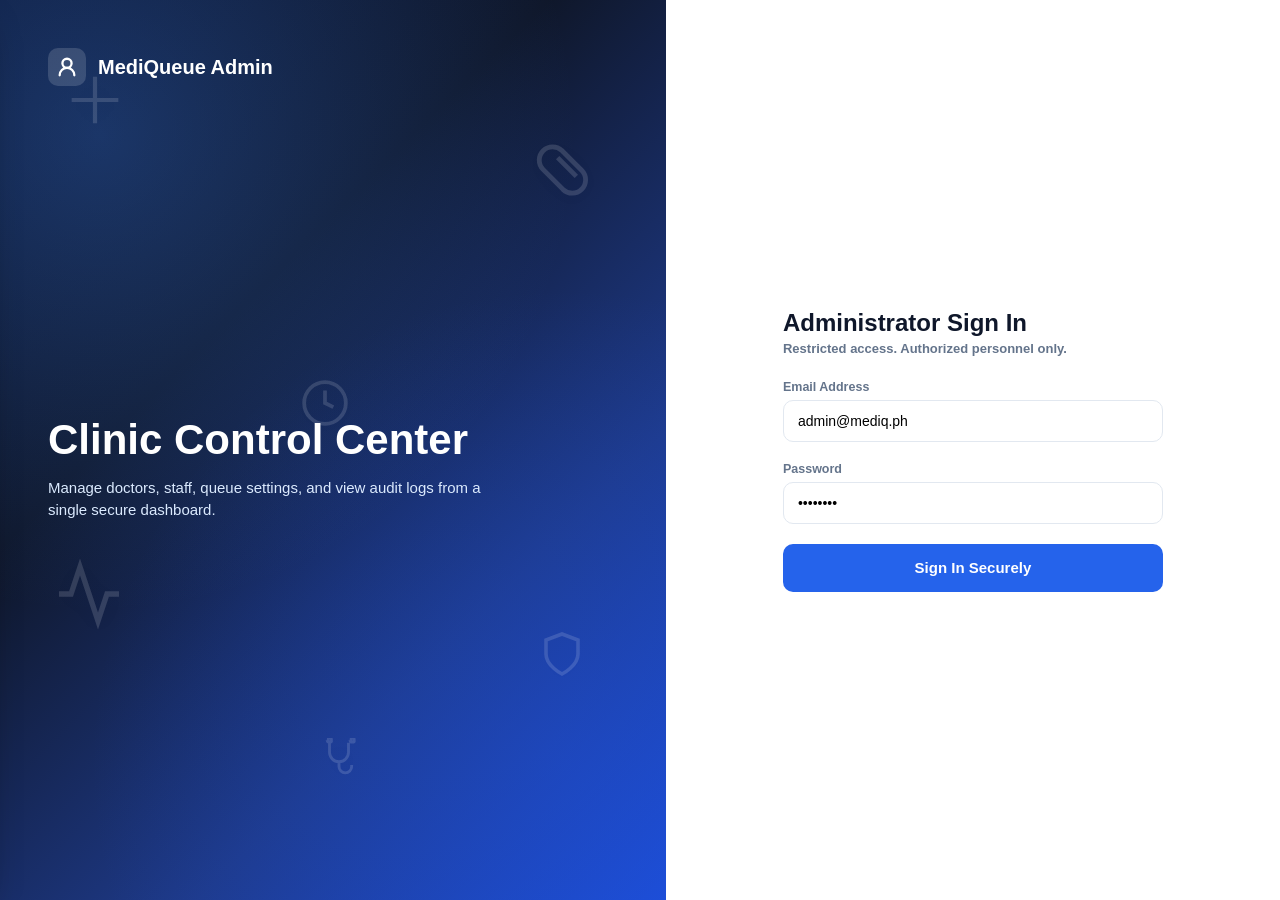
<file: medQueueProj/admin-portal.html>
<!DOCTYPE html>
<html lang="en">
<head>
  <meta charset="UTF-8">
  <meta name="viewport" content="width=device-width, initial-scale=1.0">
  <title>MediQueue System Administration Portal</title>
  <link rel="icon" type="image/svg+xml" href="favicon1.svg">
  <link rel="stylesheet" href="admin-portal.css">

</head>
<body>

<!-- LOGIN SCREEN -->
<div class="login-wrapper" id="login-screen">
  <!-- LEFT PANEL ONLY WITH AMBIENT FLOATING ICONS -->
  <div class="login-left-panel">
    <div class="bg-floating-icons">
      <!-- Hospital Cross / Medical -->
      <svg class="floating-icon icon-1" viewBox="0 0 24 24" fill="none" stroke="currentColor" stroke-width="1.8"><path d="M12 2v20M2 12h20"/></svg>
      <!-- Heartbeat Wave / EKG -->
      <svg class="floating-icon icon-2" viewBox="0 0 24 24" fill="none" stroke="currentColor" stroke-width="1.8"><path d="M22 12h-4l-3 9L9 3l-3 9H2"/></svg>
      <!-- Capsule Pill -->
      <svg class="floating-icon icon-3" viewBox="0 0 24 24" fill="none" stroke="currentColor" stroke-width="1.8"><path d="M10.5 20.4l-7.5-7.5a5 5 0 0 1 7.07-7.07l7.5 7.5a5 5 0 0 1-7.07 7.07z"/><line x1="8.5" y1="8.5" x2="15.5" y2="15.5"/></svg>
      <!-- Shield / Security -->
      <svg class="floating-icon icon-4" viewBox="0 0 24 24" fill="none" stroke="currentColor" stroke-width="1.8"><path d="M12 22s8-4 8-10V5l-8-3-8 3v7c0 6 8 10 8 10z"/></svg>
      <!-- Clock / Queue Time -->
      <svg class="floating-icon icon-5" viewBox="0 0 24 24" fill="none" stroke="currentColor" stroke-width="1.8"><circle cx="12" cy="12" r="10"/><polyline points="12 6 12 12 16 14"/></svg>
      <!-- Stethoscope -->
      <svg class="floating-icon icon-6" viewBox="0 0 24 24" fill="none" stroke="currentColor" stroke-width="1.8"><path d="M4.8 2.3A.3.3 0 0 0 5 2.5h2a.3.3 0 0 0 .2-.2V1a1 1 0 0 0-2 0v1.3zm14.4 0a.3.3 0 0 0 .2.2h2a.3.3 0 0 0 .2-.2V1a1 1 0 0 0-2 0v1.3zM6 3v6a6 6 0 0 0 12 0V3M12 15v3a4 4 0 0 0 8 0v-1"/></svg>
    </div>

    <div class="panel-header-logo">
      <div class="logo-box">
        <!-- USER-ROUND SVG LOGO (WHITE) -->
        <svg viewBox="0 0 24 24" width="22" height="22" fill="none" stroke="#FFFFFF" stroke-width="2.5" stroke-linecap="round" stroke-linejoin="round">
          <circle cx="12" cy="8" r="5"/>
          <path d="M20 21a8 8 0 0 0-16 0"/>
        </svg>
      </div>
      <span class="logo-title">MediQueue Admin</span>
    </div>

    <div class="panel-hero-content">
      <h1 class="hero-title">Clinic Control Center</h1>
      <p class="hero-desc">Manage doctors, staff, queue settings, and view audit logs from a single secure dashboard.</p>
    </div>

    <div class="panel-bottom-stats">
    </div>
  </div>

  <!-- RIGHT PANEL WITH SIGN IN FORM -->
  <div class="login-right-panel">
    <div class="login-form-box">
      <h2>Administrator Sign In</h2>
      <p class="subtext">Restricted access. Authorized personnel only.</p>

      <form onsubmit="handleLogin(event)">
        <div class="form-group">
          <label for="admin-email">Email Address</label>
          <input type="email" id="admin-email" value="admin@mediq.ph" required>
        </div>
        <div class="form-group">
          <label for="admin-password">Password</label>
          <input type="password" id="admin-password" value="••••••••" required>
        </div>
        <button type="submit" class="btn-login-submit">Sign In Securely</button>
      </form>
    </div>
  </div>
</div>

<!-- MAIN ADMIN APP -->
<div class="admin-app hidden" id="admin-portal-app">
  
  <!-- SPOTIFY-STYLE UNIFIED FLOATING SIDEBAR -->
  <aside class="sidebar" id="admin-sidebar">
    <!-- Clickable Brand Logo Header -->
    <div class="nav-block brand-block">
      <div class="brand" onclick="toggleAdminSidebar()" title="Click to Toggle Navigation Clean Mode">
        <div class="icon-slot">
          <!-- USER-ROUND SVG LOGO (WHITE) -->
          <svg viewBox="0 0 24 24" fill="none" stroke="#FFFFFF" stroke-width="2.5" stroke-linecap="round" stroke-linejoin="round">
            <circle cx="12" cy="8" r="5"/>
            <path d="M20 21a8 8 0 0 0-16 0"/>
          </svg>
        </div>
        <span class="brand-text">MediQueue Admin</span>
      </div>
      <button class="collapse-btn" onclick="toggleAdminSidebar()" aria-label="Toggle Navigation">‹</button>
    </div>

    <nav class="nav-block menu-block">
      <button class="nav-btn active" data-tab="dashboard" onclick="switchAdminTab('dashboard')">
        <div class="icon-slot">
          <svg viewBox="0 0 24 24" fill="none" stroke="currentColor" stroke-width="2"><rect x="3" y="3" width="7" height="7" rx="1"/><rect x="14" y="3" width="7" height="7" rx="1"/><rect x="14" y="14" width="7" height="7" rx="1"/><rect x="3" y="14" width="7" height="7" rx="1"/></svg>
        </div>
        <span class="nav-label">Dashboard</span>
      </button>

      <button class="nav-btn" data-tab="analytics" onclick="switchAdminTab('analytics')">
        <div class="icon-slot">
          <svg viewBox="0 0 24 24" fill="none" stroke="currentColor" stroke-width="2"><path d="M18 20V10M12 20V4M6 20v-6"/></svg>
        </div>
        <span class="nav-label">Analytics & Reports</span>
      </button>

      <button class="nav-btn" data-tab="doctors" onclick="switchAdminTab('doctors')">
        <div class="icon-slot">
          <svg viewBox="0 0 24 24" fill="none" stroke="currentColor" stroke-width="2"><path d="M16 21v-2a4 4 0 0 0-4-4H6a4 4 0 0 0-4 4v2"/><circle cx="9" cy="7" r="4"/><path d="M19 8v6M22 11h-6"/></svg>
        </div>
        <span class="nav-label">Doctor Management</span>
      </button>

      <button class="nav-btn" data-tab="staff" onclick="switchAdminTab('staff')">
        <div class="icon-slot">
          <svg viewBox="0 0 24 24" fill="none" stroke="currentColor" stroke-width="2"><path d="M17 21v-2a4 4 0 0 0-4-4H5a4 4 0 0 0-4 4v2"/><circle cx="9" cy="7" r="4"/><path d="M23 21v-2a4 4 0 0 1 0 7.75"/></svg>
        </div>
        <span class="nav-label">Staff Management</span>
      </button>

      <button class="nav-btn" data-tab="audit" onclick="switchAdminTab('audit')">
        <div class="icon-slot">
          <svg viewBox="0 0 24 24" fill="none" stroke="currentColor" stroke-width="2"><path d="M14 2H6a2 2 0 0 0-2 2v16a2 2 0 0 0 2 2h12a2 2 0 0 0 2-2V8z"/><polyline points="14 2 14 8 20 8"/><line x1="16" y1="13" x2="8" y2="13"/><line x1="16" y1="17" x2="8" y2="17"/></svg>
        </div>
        <span class="nav-label">Audit Logs</span>
      </button>

      <button class="nav-btn" data-tab="config" onclick="switchAdminTab('config')">
        <div class="icon-slot">
          <svg viewBox="0 0 24 24" fill="none" stroke="currentColor" stroke-width="2"><circle cx="12" cy="12" r="3"/><path d="M19.4 15a1.65 1.65 0 0 0 .33 1.82l.06.06a2 2 0 0 1 0 2.83 2 2 0 0 1-2.83 0l-.06-.06a1.65 1.65 0 0 0-1.82-.33 1.65 1.65 0 0 0-1 1.51V21a2 2 0 0 1-2 2 2 2 0 0 1-2-2v-.09A1.65 1.65 0 0 0 9 19.4a1.65 1.65 0 0 0-1.82.33l-.06.06a2 2 0 0 1-2.83 0 2 2 0 0 1 0-2.83l.06-.06a1.65 1.65 0 0 0 .33-1.82 1.65 1.65 0 0 0-1.51-1H3a2 2 0 0 1-2-2 2 2 0 0 1 2-2h.09A1.65 1.65 0 0 0 4.6 9a1.65 1.65 0 0 0-.33-1.82l-.06-.06a2 2 0 0 1 0-2.83 2 2 0 0 1 2.83 0l.06.06a1.65 1.65 0 0 0 1.82.33H9a1.65 1.65 0 0 0 1-1.51V3a2 2 0 0 1 2-2 2 2 0 0 1 2 2v.09a1.65 1.65 0 0 0 1 1.51 1.65 1.65 0 0 0 1.82-.33l.06-.06a2 2 0 0 1 2.83 0 2 2 0 0 1 0 2.83l-.06.06a1.65 1.65 0 0 0-.33 1.82V9a1.65 1.65 0 0 0 1.51 1H21a2 2 0 0 1 2 2 2 2 0 0 1-2 2h-.09a1.65 1.65 0 0 0-1.51 1z"/></svg>
        </div>
        <span class="nav-label">Configuration</span>
      </button>

      <!-- Clickable Profile Trigger -->
      <div class="admin-profile" onclick="openAdminProfileDrawer()" title="Open Admin Profile">
        <div class="avatar">A</div>
        <div class="profile-info">
          <div class="name">Administrator</div>
          <div class="role">System Superuser</div>
        </div>
      </div>
    </nav>
  </aside>

  <!-- MAIN CONTAINER -->
  <div class="main-container">
    <header class="admin-header">
      <div class="search-bar">
        <svg viewBox="0 0 24 24" width="16" height="16" fill="none" stroke="currentColor" stroke-width="2"><circle cx="11" cy="11" r="8"/><line x1="21" y1="21" x2="16.65" y2="16.65"/></svg>
        <input type="text" id="global-search-input" placeholder="Search doctors, staff, logs..." oninput="handleGlobalSearch(this.value)">
      </div>

      <div class="header-actions">
        <div class="live-status-indicator">
          <div class="live-pulse-dot"></div>
          <span>Database & Displays Synced</span>
        </div>
        <button class="btn-secondary btn-sm">Last 7 Days</button>
      </div>
    </header>

    <main class="portal-content">
      <!-- DASHBOARD -->
      <section class="tab-content active" id="tab-admin-dashboard">
        <div class="page-header">
          <h1>Executive Dashboard</h1>
          <p>Clinic-wide operational overview.</p>
        </div>

        <div class="metrics-grid">
          <div class="metric-card tint-blue">
            <div class="value">87</div>
            <div class="title">Total Patients Today</div>
          </div>
          <div class="metric-card tint-green">
            <div class="value text-green">9 min</div>
            <div class="title">Avg Wait Time</div>
          </div>
          <div class="metric-card tint-purple">
            <div class="value text-purple">14 min</div>
            <div class="title">Avg Consult Time</div>
          </div>
          <div class="metric-card tint-orange">
            <div class="value text-orange">3 / 4</div>
            <div class="title">Active Counters</div>
          </div>
        </div>

        <div class="dashboard-split mt-20">
          <div class="panel-card chart-card">
            <h3>24-Hour Patient Volume</h3>
            <div class="svg-chart-container mt-12">
              <svg viewBox="0 0 500 180" class="line-chart">
                <defs>
                  <linearGradient id="chartGradient" x1="0" y1="0" x2="0" y2="1">
                    <stop offset="0%" stop-color="#2563EB" stop-opacity="0.25"/>
                    <stop offset="100%" stop-color="#2563EB" stop-opacity="0.0"/>
                  </linearGradient>
                </defs>
                <path d="M 10 160 Q 80 150 120 130 T 200 40 T 280 90 T 360 50 T 440 130 T 490 160 L 490 170 L 10 170 Z" fill="url(#chartGradient)"/>
                <path d="M 10 160 Q 80 150 120 130 T 200 40 T 280 90 T 360 50 T 440 130 T 490 160" fill="none" stroke="#2563EB" stroke-width="3"/>
              </svg>
            </div>
          </div>

          <div class="panel-card counter-status-card">
            <h3>Live Counter Status</h3>
            <div class="counter-list mt-12">
              <div class="counter-item active-border"><div>C-01 — Room 101</div><div class="ticket-num text-blue">A-012</div></div>
              <div class="counter-item active-border"><div>C-02 — Room 102</div><div class="ticket-num text-blue">P-003</div></div>
              <div class="counter-item inactive-border"><div>C-03 — Room 103</div><div class="ticket-num text-sub">—</div></div>
              <div class="counter-item active-border"><div>C-04 — Room 104</div><div class="ticket-num text-blue">A-013</div></div>
            </div>
          </div>
        </div>
      </section>

      <!-- ANALYTICS -->
      <section class="tab-content" id="tab-admin-analytics">
        <div class="page-header flex-between">
          <div>
            <h1>Analytics & Historical Reports</h1>
            <p>Queue performance and visitor traffic patterns.</p>
          </div>
          <button class="btn-primary">Export CSV</button>
        </div>
        <div class="panel-card mt-20">
          <h3>Peak Traffic Hours Heatmap</h3>
          <div id="heatmap-rows" class="mt-16"></div>
        </div>
      </section>

      <!-- DOCTOR MANAGEMENT -->
      <section class="tab-content" id="tab-admin-doctors">
        <div class="page-header flex-between">
          <div>
            <h1>Doctor Management</h1>
            <p>On-duty schedules and consultation room assignments.</p>
          </div>
          <button class="btn-primary" onclick="openDoctorModal()">+ Add New Doctor</button>
        </div>
        <div class="panel-card mt-20">
          <table class="admin-table">
            <thead>
              <tr><th>DOCTOR NAME</th><th>SPECIALTY</th><th>ROOM</th><th>SHIFT</th><th>STATUS</th><th>ACTIONS</th></tr>
            </thead>
            <tbody id="doctor-table-rows"></tbody>
          </table>
        </div>
      </section>

      <!-- STAFF MANAGEMENT -->
      <section class="tab-content" id="tab-admin-staff">
        <div class="page-header flex-between">
          <div>
            <h1>Staff & Role Management</h1>
            <p>Help desk operator accounts and access permissions.</p>
          </div>
          <button class="btn-primary" onclick="openStaffModal()">+ Add Staff</button>
        </div>
        <div class="panel-card mt-20">
          <table class="admin-table">
            <thead>
              <tr><th>NAME</th><th>ROLE</th><th>EMAIL</th><th>STATUS</th><th>ACTIONS</th></tr>
            </thead>
            <tbody id="staff-table-rows"></tbody>
          </table>
        </div>
      </section>

      <!-- AUDIT LOGS -->
      <section class="tab-content" id="tab-admin-audit">
        <div class="page-header flex-between">
          <div>
            <h1>Priority Verification Audit Logs</h1>
            <p>Historical verification records for Senior, PWD, and Pregnant lane tickets.</p>
          </div>
          <button class="btn-primary">Export CSV</button>
        </div>
        <div class="panel-card mt-20">
          <table class="admin-table">
            <thead>
              <tr><th>TIMESTAMP</th><th>TICKET #</th><th>CATEGORY</th><th>DOC REF #</th><th>VERIFYING STAFF</th><th>STATUS</th></tr>
            </thead>
            <tbody id="audit-table-rows"></tbody>
          </table>
        </div>
      </section>

      <!-- CONFIGURATION -->
      <section class="tab-content" id="tab-admin-config">
        <div class="page-header">
          <h1>Clinic Configuration</h1>
          <p>Global prefix rules and operational thresholds.</p>
        </div>
        <div class="panel-card mt-20">
          <h3>Queue Prefix Rules</h3>
          <div class="form-row mt-16">
            <div>
              <label>Prefix</label>
              <input type="text" value="A">
            </div>
            <div>
              <label>Queue Type</label>
              <input type="text" value="Regular Consultation">
            </div>
            <div>
              <label>Start #</label>
              <input type="number" value="1">
            </div>
          </div>
          <div class="mt-20">
            <button class="btn-primary">Save Configuration</button>
          </div>
        </div>
      </section>

    </main>
  </div>
</div>

<!-- SPOTIFY-STYLE ADMIN PROFILE SLIDE-OVER DRAWER -->
<div class="profile-backdrop" id="admin-profile-backdrop" onclick="closeAdminProfileDrawer()"></div>

<div class="profile-drawer" id="admin-profile-drawer">
  <div class="drawer-header">
    <div class="drawer-avatar admin">A</div>
    <div class="drawer-user-details">
      <div class="drawer-name">Administrator</div>
      <div class="drawer-email">admin@mediq.ph</div>
      <span class="drawer-badge admin">Superuser Access</span>
    </div>
    <button class="drawer-close-btn" onclick="closeAdminProfileDrawer()" aria-label="Close Profile">✕</button>
  </div>

  <div class="drawer-menu">
    <div class="drawer-group-label">System Overview</div>
    <button class="drawer-menu-item">
      <svg viewBox="0 0 24 24" width="18" height="18" fill="none" stroke="currentColor" stroke-width="2"><path d="M12 20V10M18 20V4M6 20v-6"/></svg>
      <span>Executive Analytics Summary</span>
    </button>
    <button class="drawer-menu-item">
      <svg viewBox="0 0 24 24" width="18" height="18" fill="none" stroke="currentColor" stroke-width="2"><path d="M14 2H6a2 2 0 0 0-2 2v16a2 2 0 0 0 2 2h12a2 2 0 0 0 2-2V8z"/><polyline points="14 2 14 8 20 8"/></svg>
      <span>Security & Audit Logs</span>
    </button>

    <div class="drawer-group-label">Admin Settings</div>
    <button class="drawer-menu-item">
      <svg viewBox="0 0 24 24" width="18" height="18" fill="none" stroke="currentColor" stroke-width="2"><rect x="3" y="11" width="18" height="11" rx="2" ry="2"/><path d="M7 11V7a5 5 0 0 1 10 0v4"/></svg>
      <span>Security & Passwords</span>
    </button>

    <div class="drawer-divider"></div>

    <button class="drawer-menu-item text-danger" onclick="location.reload()">
      <svg viewBox="0 0 24 24" width="18" height="18" fill="none" stroke="currentColor" stroke-width="2"><path d="M9 21H5a2 2 0 0 1-2-2V5a2 2 0 0 1 2-2h4"/><polyline points="16 17 21 12 16 7"/><line x1="21" y1="12" x2="9" y2="12"/></svg>
      <span>Sign Out</span>
    </button>
  </div>
</div>

<!-- ADD DOCTOR / STAFF MODAL DIALOG -->
<div class="modal-backdrop" id="add-modal-backdrop" onclick="closeModal()"></div>
<div class="modal-card" id="add-modal">
  <div class="modal-header">
    <h3 id="modal-title">Add Entity</h3>
    <button class="modal-close" onclick="closeModal()">✕</button>
  </div>
  <form id="modal-form" onsubmit="handleModalSubmit(event)">
    <div id="modal-fields"></div>
    <div class="modal-actions mt-20">
      <button type="button" class="btn-secondary" onclick="closeModal()">Cancel</button>
      <button type="submit" class="btn-primary">Save Record</button>
    </div>
  </form>
</div>

<script src="admin-portal.js"></script>
</body>
</html>
</file>
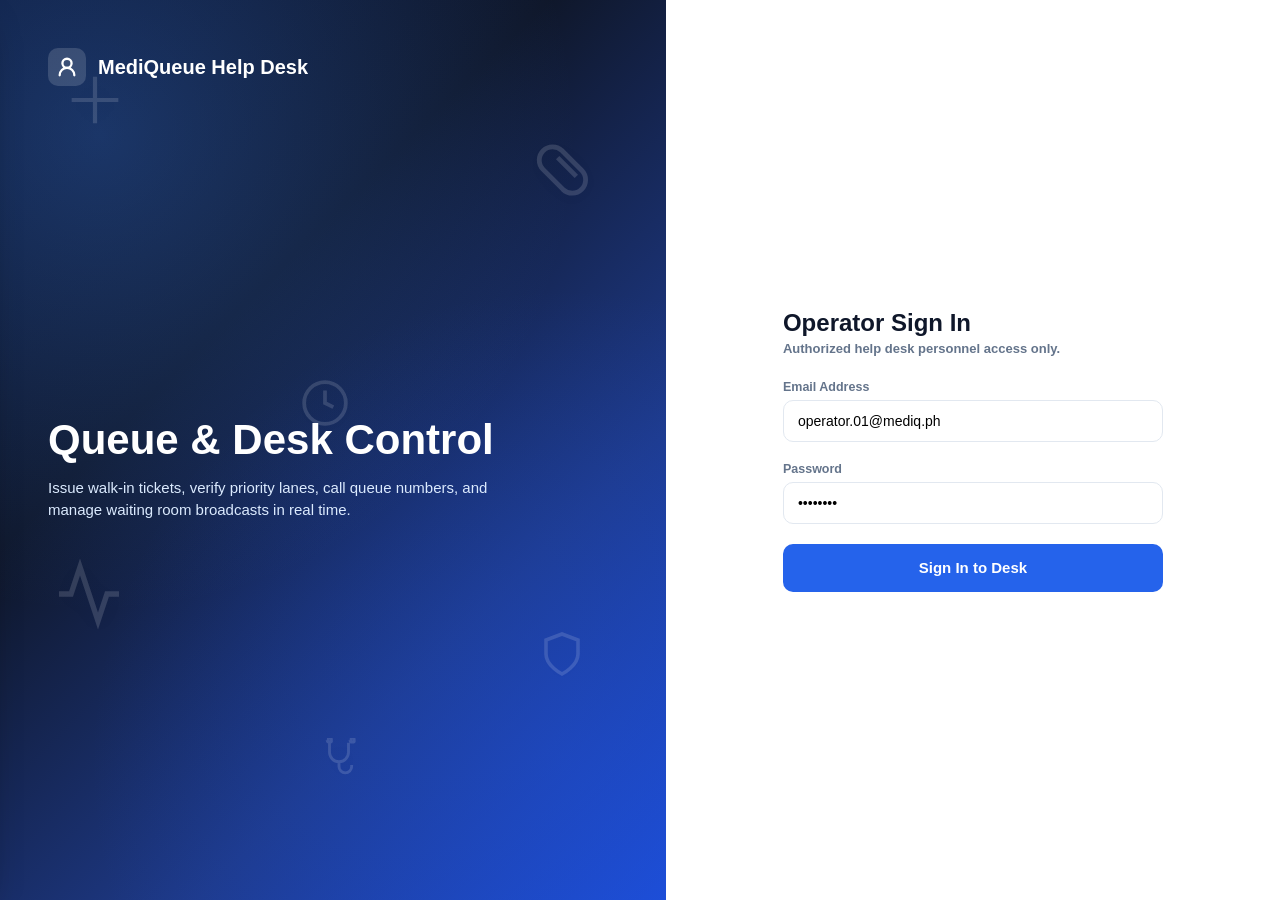
<file: medQueueProj/helpdesk.html>
<!DOCTYPE html>
<html lang="en">
<head>
  <meta charset="UTF-8">
  <meta name="viewport" content="width=device-width, initial-scale=1.0">
  <title>MediQueue Help Desk Terminal</title>
    <link rel="icon" type="image/svg+xml" href="favicon1.svg">
  
  <link rel="stylesheet" href="helpdesk.css">
</head>
<body>

<!-- LOGIN SCREEN -->
<div class="login-wrapper" id="login-screen">
  <!-- LEFT PANEL WITH PARALLAX & AMBIENT FLOATING ICONS -->
  <div class="login-left-panel">
    <div class="bg-floating-icons">
      <!-- Hospital Cross / Medical -->
      <svg class="floating-icon icon-1" viewBox="0 0 24 24" fill="none" stroke="currentColor" stroke-width="1.8"><path d="M12 2v20M2 12h20"/></svg>
      <!-- Heartbeat Wave / EKG -->
      <svg class="floating-icon icon-2" viewBox="0 0 24 24" fill="none" stroke="currentColor" stroke-width="1.8"><path d="M22 12h-4l-3 9L9 3l-3 9H2"/></svg>
      <!-- Capsule Pill -->
      <svg class="floating-icon icon-3" viewBox="0 0 24 24" fill="none" stroke="currentColor" stroke-width="1.8"><path d="M10.5 20.4l-7.5-7.5a5 5 0 0 1 7.07-7.07l7.5 7.5a5 5 0 0 1-7.07 7.07z"/><line x1="8.5" y1="8.5" x2="15.5" y2="15.5"/></svg>
      <!-- Shield / Security -->
      <svg class="floating-icon icon-4" viewBox="0 0 24 24" fill="none" stroke="currentColor" stroke-width="1.8"><path d="M12 22s8-4 8-10V5l-8-3-8 3v7c0 6 8 10 8 10z"/></svg>
      <!-- Clock / Queue Time -->
      <svg class="floating-icon icon-5" viewBox="0 0 24 24" fill="none" stroke="currentColor" stroke-width="1.8"><circle cx="12" cy="12" r="10"/><polyline points="12 6 12 12 16 14"/></svg>
      <!-- Stethoscope -->
      <svg class="floating-icon icon-6" viewBox="0 0 24 24" fill="none" stroke="currentColor" stroke-width="1.8"><path d="M4.8 2.3A.3.3 0 0 0 5 2.5h2a.3.3 0 0 0 .2-.2V1a1 1 0 0 0-2 0v1.3zm14.4 0a.3.3 0 0 0 .2.2h2a.3.3 0 0 0 .2-.2V1a1 1 0 0 0-2 0v1.3zM6 3v6a6 6 0 0 0 12 0V3M12 15v3a4 4 0 0 0 8 0v-1"/></svg>
    </div>

    <div class="panel-header-logo">
      <div class="logo-box">
        <!-- USER-ROUND SVG LOGO (WHITE) -->
        <svg viewBox="0 0 24 24" width="22" height="22" fill="none" stroke="#FFFFFF" stroke-width="2.5" stroke-linecap="round" stroke-linejoin="round">
          <circle cx="12" cy="8" r="5"/>
          <path d="M20 21a8 8 0 0 0-16 0"/>
        </svg>
      </div>
      <span class="logo-title">MediQueue Help Desk</span>
    </div>

    <div class="panel-hero-content">
      <h1 class="hero-title">Queue & Desk Control</h1>
      <p class="hero-desc">Issue walk-in tickets, verify priority lanes, call queue numbers, and manage waiting room broadcasts in real time.</p>
    </div>

    <div class="panel-bottom-stats"></div>
  </div>

  <!-- RIGHT PANEL WITH SIGN IN FORM -->
  <div class="login-right-panel">
    <div class="login-form-box">
      <h2>Operator Sign In</h2>
      <p class="subtext">Authorized help desk personnel access only.</p>

      <form onsubmit="handleLogin(event)">
        <div class="form-group">
          <label for="operator-email">Email Address</label>
          <input type="email" id="operator-email" value="operator.01@mediq.ph" required>
        </div>
        <div class="form-group">
          <label for="operator-password">Password</label>
          <input type="password" id="operator-password" value="••••••••" required>
        </div>
        <button type="submit" class="btn-login-submit">Sign In to Desk</button>
      </form>
    </div>
  </div>
</div>

<!-- MAIN HELPDESK APP -->
<div class="helpdesk-app hidden" id="helpdesk-app">
  <div class="admin-layout">
    
    <!-- SPOTIFY-STYLE UNIFIED FLOATING SIDEBAR -->
    <aside class="sidebar" id="sidebar">
      <div class="nav-block brand-block">
        <div class="brand" onclick="toggleSidebar()" title="Click to Toggle Clean Mode">
          <div class="icon-slot logo-slot">
            <!-- USER-ROUND SVG LOGO (WHITE) -->
            <svg viewBox="0 0 24 24" width="20" height="20" fill="none" stroke="#FFFFFF" stroke-width="2.5" stroke-linecap="round" stroke-linejoin="round">
              <circle cx="12" cy="8" r="5"/>
              <path d="M20 21a8 8 0 0 0-16 0"/>
            </svg>
          </div>
          <span class="brand-name">MediQueue Help Desk</span>
        </div>
        <button class="collapse-btn" onclick="toggleSidebar()" aria-label="Toggle Sidebar">‹</button>
      </div>

      <nav class="nav-block menu-block">
        <button class="nav-btn active" data-tab="dashboard" onclick="switchTab('dashboard')">
          <div class="icon-slot">
            <svg viewBox="0 0 24 24" fill="none" stroke="currentColor" stroke-width="2"><rect x="3" y="3" width="7" height="7" rx="1"/><rect x="14" y="3" width="7" height="7" rx="1"/><rect x="14" y="14" width="7" height="7" rx="1"/><rect x="3" y="14" width="7" height="7" rx="1"/></svg>
          </div>
          <span class="nav-label">Dashboard</span>
        </button>

        <button class="nav-btn" data-tab="issue" onclick="switchTab('issue')">
          <div class="icon-slot">
            <svg viewBox="0 0 24 24" fill="none" stroke="currentColor" stroke-width="2"><path d="M2 9a3 3 0 0 1 0 6v2a2 2 0 0 0 2 2h16a2 2 0 0 0 2-2v-2a3 3 0 0 1 0-6V7a2 2 0 0 0-2-2H4a2 2 0 0 0-2 2v2z"/></svg>
          </div>
          <span class="nav-label">Issue & Verify</span>
        </button>

        <button class="nav-btn" data-tab="queue" onclick="switchTab('queue')">
          <div class="icon-slot">
            <svg viewBox="0 0 24 24" fill="none" stroke="currentColor" stroke-width="2"><path d="M8 6h13M8 12h13M8 18h13M3 6h.01M3 12h.01M3 18h.01"/></svg>
          </div>
          <span class="nav-label">Queue Desk</span>
        </button>

        <button class="nav-btn" data-tab="display" onclick="switchTab('display')">
          <div class="icon-slot">
            <svg viewBox="0 0 24 24" fill="none" stroke="currentColor" stroke-width="2"><rect x="2" y="3" width="20" height="14" rx="2"/><path d="M8 21h8M12 17v4"/></svg>
          </div>
          <span class="nav-label">Display TV</span>
          <div class="live-pulse-dot" title="Live Broadcast Active"></div>
        </button>

        <button class="nav-btn" data-tab="roster" onclick="switchTab('roster')">
          <div class="icon-slot">
            <svg viewBox="0 0 24 24" fill="none" stroke="currentColor" stroke-width="2"><path d="M16 21v-2a4 4 0 0 0-4-4H6a4 4 0 0 0-4 4v2"/><circle cx="9" cy="7" r="4"/><path d="M22 21v-2a4 4 0 0 1 0 3.87M16 3.13a4 4 0 0 1 0 7.75"/></svg>
          </div>
          <span class="nav-label">Shift Roster</span>
        </button>

        <button class="nav-btn" data-tab="settings" onclick="switchTab('settings')">
          <div class="icon-slot">
            <svg viewBox="0 0 24 24" fill="none" stroke="currentColor" stroke-width="2"><circle cx="12" cy="12" r="3"/><path d="M19.4 15a1.65 1.65 0 0 0 .33 1.82l.06.06a2 2 0 0 1 0 2.83 2 2 0 0 1-2.83 0l-.06-.06a1.65 1.65 0 0 0-1.82-.33 1.65 1.65 0 0 0-1 1.51V21a2 2 0 0 1-2 2 2 2 0 0 1-2-2v-.09A1.65 1.65 0 0 0 9 19.4a1.65 1.65 0 0 0-1.82.33l-.06.06a2 2 0 0 1-2.83 0 2 2 0 0 1 0-2.83l.06-.06a1.65 1.65 0 0 0 .33-1.82 1.65 1.65 0 0 0-1.51-1H3a2 2 0 0 1-2-2 2 2 0 0 1 2-2h.09A1.65 1.65 0 0 0 4.6 9a1.65 1.65 0 0 0-.33-1.82l-.06-.06a2 2 0 0 1 0-2.83 2 2 0 0 1 2.83 0l.06.06a1.65 1.65 0 0 0 1.82.33H9a1.65 1.65 0 0 0 1-1.51V3a2 2 0 0 1 2-2 2 2 0 0 1 2 2v.09a1.65 1.65 0 0 0 1 1.51 1.65 1.65 0 0 0 1.82-.33l.06-.06a2 2 0 0 1 2.83 0 2 2 0 0 1 0 2.83l-.06.06a1.65 1.65 0 0 0-.33 1.82V9a1.65 1.65 0 0 0 1.51 1H21a2 2 0 0 1 2 2 2 2 0 0 1-2 2h-.09a1.65 1.65 0 0 0-1.51 1z"/></svg>
          </div>
          <span class="nav-label">Settings</span>
        </button>

        <!-- Clickable Profile Trigger -->
        <div class="admin-profile" onclick="openProfileDrawer()" title="Open Profile Menu">
          <div class="avatar">H</div>
          <div class="profile-info">
            <div class="name">Help Desk Operator</div>
            <div class="role">Counter Active</div>
          </div>
        </div>
      </nav>
    </aside>

    <!-- MAIN WORKSPACE -->
    <div class="main-wrapper">
      <header class="top-header">
        <div class="header-left">
          <h2 class="greeting">Help Desk Workspace</h2>
          <div class="header-date" id="current-timestamp">--</div>
        </div>

        <!-- GLOBAL SEARCH BAR -->
        <div class="search-bar">
          <svg viewBox="0 0 24 24" width="16" height="16" fill="none" stroke="currentColor" stroke-width="2"><circle cx="11" cy="11" r="8"/><line x1="21" y1="21" x2="16.65" y2="16.65"/></svg>
          <input type="text" id="global-search-input" placeholder="Search queue, doctors, roster..." oninput="handleGlobalSearch(this.value)">
        </div>

        <div class="header-right">
          <div class="live-status-indicator" title="System Operational">
            <div class="live-pulse-dot"></div>
            <span>Online</span>
          </div>

          <button class="icon-btn" aria-label="Notifications" title="System Notifications">
            <svg viewBox="0 0 24 24" width="18" height="18" fill="none" stroke="currentColor" stroke-width="2"><path d="M18 8A6 6 0 0 0 6 8c0 7-3 9-3 9h18s-3-2-3-9"/><path d="M13.73 21a2 2 0 0 1-3.46 0"/></svg>
          </button>
        </div>
      </header>

      <main class="content-body">
        <!-- TAB 1: DASHBOARD OVERVIEW -->
        <section class="tab-panel active" id="tab-dashboard">
          <div class="page-title-block">
            <h1>Clinic Dashboard</h1>
            <p>Real-time room status and queue volume.</p>
          </div>

          <div class="stats-grid">
            <div class="stat-card tint-blue">
              <div class="stat-value" id="stat-waiting">2</div>
              <div class="stat-label">Patients Waiting</div>
            </div>
            <div class="stat-card tint-green">
              <div class="stat-value text-green" id="stat-serving">1</div>
              <div class="stat-label">Currently Serving</div>
            </div>
            <div class="stat-card tint-purple">
              <div class="stat-value text-purple" id="stat-completed">87</div>
              <div class="stat-label">Completed Today</div>
            </div>
            <div class="stat-card tint-orange">
              <div class="stat-value text-orange" id="stat-doctors">5</div>
              <div class="stat-label">Doctors On Duty</div>
            </div>
          </div>

          <div class="panel-card mt-24">
            <div class="panel-header">
              <h3>Active Counter Overview</h3>
            </div>
            <div class="counter-grid">
              <div class="counter-card active-card">
                <div class="counter-top">C-01</div>
                <div class="counter-num">A-012</div>
                <div class="doc-name">Dr. Ama Osei</div>
                <div class="room-num">Room 101</div>
              </div>
              <div class="counter-card active-card">
                <div class="counter-top">C-02</div>
                <div class="counter-num text-blue">P-003</div>
                <div class="doc-name">Dr. Linh Nguyen</div>
                <div class="room-num">Room 102</div>
              </div>
              <div class="counter-card inactive-card">
                <div class="counter-top">C-03</div>
                <div class="counter-num text-sub">—</div>
                <div class="doc-name">Dr. Carlos Reyes</div>
                <div class="room-num">Room 103</div>
              </div>
              <div class="counter-card active-card">
                <div class="counter-top">C-04</div>
                <div class="counter-num">A-013</div>
                <div class="doc-name">Dr. Fatima Malik</div>
                <div class="room-num">Room 104</div>
              </div>
            </div>
          </div>
        </section>

        <!-- TAB 2: ISSUE & VERIFY -->
        <section class="tab-panel" id="tab-issue">
          <div class="page-title-block">
            <h1>Ticket Issuance</h1>
            <p>Issue walk-in tickets or process priority lane walk-ins.</p>
          </div>

          <div class="two-col-grid">
            <div class="panel-card">
              <h3>Regular Queue</h3>
              <p class="subtext">Standard walk-in consultation</p>
              <div class="issuance-center-box">
                <div class="large-letter-badge">A</div>
                <div class="ticket-display-number" id="next-regular-num">A-017</div>
                <button class="btn-primary-lg" onclick="issueRegularTicket()">Issue Regular Ticket</button>
              </div>
            </div>

            <div class="panel-card">
              <h3>Priority Verification</h3>
              <p class="subtext">Senior, PWD, or Pregnant verification</p>
              <div class="category-tabs mt-16">
                <button class="cat-tab active" onclick="selectPriorityCat(this, 'Senior')">Senior</button>
                <button class="cat-tab" onclick="selectPriorityCat(this, 'PWD')">PWD</button>
                <button class="cat-tab" onclick="selectPriorityCat(this, 'Pregnant')">Pregnant</button>
              </div>

              <div class="camera-viewport mt-16">
                <div class="corner-bracket tl"></div><div class="corner-bracket tr"></div>
                <div class="corner-bracket bl"></div><div class="corner-bracket br"></div>
                <span class="viewport-text" id="scanner-text">Position ID document within frame</span>
              </div>

              <div class="btn-row mt-16">
                <button class="btn-secondary" onclick="simulateDocScan()">Scan Document</button>
                <button class="btn-success" onclick="issuePriorityTicket()">Verify & Issue Priority</button>
              </div>
            </div>
          </div>
        </section>

        <!-- TAB 3: QUEUE DESK -->
        <section class="tab-panel" id="tab-queue">
          <div class="page-title-block">
            <h1>Queue Management</h1>
          </div>

          <div class="call-hero-bar mt-16">
            <button class="btn-hero-call" onclick="callNextPatient()">CALL NEXT PATIENT</button>
            <div class="shortcut-tag"><kbd>Spacebar</kbd></div>
          </div>

          <div class="panel-card mt-20 hero-serving-card">
            <div class="serving-top-bar">
              <div>
                <div class="small-label">NOW SERVING</div>
                <div class="serving-big-num" id="current-serving-num">A-016</div>
              </div>
              <div class="text-right">
                <div class="small-label">Call Duration</div>
                <div class="timer-clock" id="call-timer">00:03</div>
              </div>
            </div>

            <div class="action-btn-grid mt-20">
              <button class="btn-action complete" onclick="updateQueueStatus('Completed')">Complete</button>
              <button class="btn-action recall" onclick="updateQueueStatus('Recalled')">Recall</button>
              <button class="btn-action hold" onclick="updateQueueStatus('On Hold')">Hold</button>
              <button class="btn-action skip" onclick="updateQueueStatus('Skipped')">Skip</button>
            </div>
          </div>

          <div class="panel-card mt-20">
            <table class="data-table">
              <thead>
                <tr><th>QUEUE #</th><th>CATEGORY</th><th>WAIT TIME</th><th>STATUS</th></tr>
              </thead>
              <tbody id="queue-table-rows">
                <!-- Rendered via JS -->
              </tbody>
            </table>
          </div>
        </section>

        <!-- TAB 4: DISPLAY CONTROL -->
        <section class="tab-panel" id="tab-display">
          <div class="page-title-block">
            <h1>Display Control Panel</h1>
          </div>

          <div class="two-col-grid mt-16">
            <div class="panel-card dark-preview-card">
              <div class="preview-header">
                <span>Live Monitor View</span>
                <div class="live-pulse-dot"></div>
              </div>

              <div class="tv-screen-mock">
                <div class="tv-center-content">
                  <div class="tv-sub">NOW SERVING</div>
                  <div class="tv-big-num" id="tv-serving-num">A-016</div>
                </div>
                <div class="tv-announcement-box">
                  <div class="tv-text" id="tv-announcement-text">Welcome to MediQ Clinic. Please wait for your number to be called.</div>
                </div>
              </div>
            </div>

            <div class="stack-layout">
              <div class="panel-card">
                <h3>Broadcast Announcement</h3>
                <textarea class="mt-12" id="announcement-input" rows="3">Welcome to MediQ Clinic. Please wait for your number to be called.</textarea>
                <div class="btn-row mt-12">
                  <button class="btn-primary" onclick="publishAnnouncement()">Publish</button>
                  <button class="btn-secondary" onclick="clearTicker()">Clear</button>
                </div>
              </div>
            </div>
          </div>
        </section>

        <!-- TAB 5: SHIFT ROSTER -->
        <section class="tab-panel" id="tab-roster">
          <div class="page-title-block">
            <h1>Shift Roster</h1>
          </div>
          <div class="roster-grid mt-20" id="roster-grid"></div>
        </section>

        <!-- TAB 6: SETTINGS -->
        <section class="tab-panel" id="tab-settings">
          <div class="page-title-block">
            <h1>Preferences</h1>
          </div>
          <div class="panel-card mt-20">
            <div class="settings-row">
              <label style="font-size: 13px; font-weight: 700; color: var(--text-sub);">Staff Name</label>
              <input type="text" class="input-inline" value="Help Desk Operator" style="margin-top: 6px;">
            </div>
          </div>
        </section>

      </main>
    </div>
  </div>
</div>

<!-- SPOTIFY-STYLE PROFILE SLIDE-OVER DRAWER -->
<div class="profile-backdrop" id="helpdesk-profile-backdrop" onclick="closeProfileDrawer()"></div>

<div class="profile-drawer" id="helpdesk-profile-drawer">
  <div class="drawer-header">
    <div class="drawer-avatar">H</div>
    <div class="drawer-user-details">
      <div class="drawer-name">Help Desk Operator</div>
      <div class="drawer-email">operator.01@mediq.ph</div>
      <span class="drawer-badge">Counter Active</span>
    </div>
    <button class="drawer-close-btn" onclick="closeProfileDrawer()" aria-label="Close Profile">✕</button>
  </div>

  <div class="drawer-menu">
    <div class="drawer-group-label">Duty & Shift</div>
    <button class="drawer-menu-item" onclick="switchTab('dashboard'); closeProfileDrawer();">
      <svg viewBox="0 0 24 24" width="18" height="18" fill="none" stroke="currentColor" stroke-width="2"><path d="M12 8v4l3 3"/><circle cx="12" cy="12" r="9"/></svg>
      <span>Shift Summary</span>
    </button>
    <button class="drawer-menu-item" onclick="switchTab('queue'); closeProfileDrawer();">
      <svg viewBox="0 0 24 24" width="18" height="18" fill="none" stroke="currentColor" stroke-width="2"><path d="M22 12h-4l-3 9L9 3l-3 9H2"/></svg>
      <span>Queue Activity Stats</span>
    </button>

    <div class="drawer-group-label">Operator Preferences</div>
    <button class="drawer-menu-item" onclick="switchTab('settings'); closeProfileDrawer();">
      <svg viewBox="0 0 24 24" width="18" height="18" fill="none" stroke="currentColor" stroke-width="2"><polygon points="11 5 6 9 2 9 2 15 6 15 11 19 11 5"/><path d="M19.07 4.93a10 10 0 0 1 0 14.14M15.54 8.46a5 5 0 0 1 0 7.07"/></svg>
      <span>Audio Chime Alert</span>
    </button>

    <div class="drawer-divider"></div>

    <button class="drawer-menu-item text-danger" onclick="location.reload()">
      <svg viewBox="0 0 24 24" width="18" height="18" fill="none" stroke="currentColor" stroke-width="2"><path d="M9 21H5a2 2 0 0 1-2-2V5a2 2 0 0 1 2-2h4"/><polyline points="16 17 21 12 16 7"/><line x1="21" y1="12" x2="9" y2="12"/></svg>
      <span>Log Out</span>
    </button>
  </div>
</div>

<script src="helpdesk.js"></script>
</body>
</html>
</file>
<file: medQueueProj/admin-portal.css>
:root {
  /* Spotify Canvas & Sidebar Palette */
  --sidebar-canvas: #000000;
  --sidebar-card-bg: #121212;
  --sidebar-text-muted: #B3B3B3;
  --sidebar-text-active: #FFFFFF;
  --sidebar-hover-bg: rgba(255, 255, 255, 0.08);
  --sidebar-active-bg: rgba(255, 255, 255, 0.14);

  /* Main Workspace Palette */
  --admin-bg: #F8FAFC;
  --admin-card-bg: #FFFFFF;
  --admin-border: #E2E8F0;
  --txt-main: #0F172A;
  --txt-sub: #64748B;

  /* Accent Colors */
  --accent-blue: #2563EB;
  --accent-blue-hover: #1D4ED8;
  --accent-green: #10B981;
  --accent-purple: #8B5CF6;
  --accent-orange: #F59E0B;

  --font: -apple-system, BlinkMacSystemFont, "Segoe UI", Roboto, sans-serif;
}

* { box-sizing: border-box; margin: 0; padding: 0; }
body { font-family: var(--font); background: var(--admin-bg); color: var(--txt-main); min-height: 100vh; }

.hidden { display: none !important; }

/* ================= LOGIN SCREEN ================= */
.login-wrapper { display: flex; min-height: 100vh; }

.login-left-panel {
  flex: 1.1;
  /* Crisp Dark Navy & Sapphire Blue Radial-Linear Gradient */
  background: 
    radial-gradient(circle at 15% 15%, rgba(59, 130, 246, 0.3) 0%, transparent 50%),
    radial-gradient(circle at 85% 85%, rgba(29, 78, 216, 0.35) 0%, transparent 50%),
    linear-gradient(135deg, #0B132B 0%, #0F172A 35%, #1E3A8A 70%, #1D4ED8 100%);
  color: #FFFFFF;
  padding: 48px;
  display: flex;
  flex-direction: column;
  justify-content: space-between;
  position: relative;
  overflow: hidden;
  z-index: 1;
}

/* Ensure text & UI content stay stacked above background graphics */
.panel-header-logo,
.panel-hero-content,
.panel-bottom-stats {
  position: relative;
  z-index: 2;
}

/* ================= FLOATING AMBIENT BACKGROUND ICONS ================= */
.bg-floating-icons {
  position: absolute;
  inset: 0;
  pointer-events: none;
  z-index: 1;
  overflow: hidden;
}

.floating-icon {
  position: absolute;
  color: rgba(255, 255, 255, 0.14);
  animation: floatIcon 14s infinite ease-in-out;
  filter: drop-shadow(0 4px 12px rgba(0, 0, 0, 0.1));
  transition: transform 0.2s ease-out;
}

.icon-1 { top: 8%; left: 10%; width: 56px; height: 56px; animation-duration: 16s; }
.icon-2 { top: 62%; left: 8%; width: 72px; height: 72px; animation-duration: 20s; animation-delay: -4s; }
.icon-3 { top: 15%; right: 10%; width: 64px; height: 64px; animation-duration: 18s; animation-delay: -7s; }
.icon-4 { top: 70%; right: 12%; width: 48px; height: 48px; animation-duration: 15s; animation-delay: -2s; }
.icon-5 { top: 42%; left: 45%; width: 50px; height: 50px; animation-duration: 22s; animation-delay: -10s; }
.icon-6 { top: 82%; left: 48%; width: 38px; height: 38px; animation-duration: 17s; animation-delay: -5s; }

@keyframes floatIcon {
  0%, 100% {
    transform: translateY(0) rotate(0deg) scale(1);
  }
  33% {
    transform: translateY(-18px) rotate(8deg) scale(1.05);
  }
  66% {
    transform: translateY(10px) rotate(-6deg) scale(0.98);
  }
}

.panel-header-logo { display: flex; align-items: center; gap: 12px; font-weight: 800; font-size: 20px; }
.logo-box {
  width: 38px; height: 38px; background: rgba(255, 255, 255, 0.15);
  border-radius: 10px; display: flex; align-items: center; justify-content: center;
}

.portal-badge {
  display: inline-flex; align-items: center; gap: 8px;
  background: rgba(255, 255, 255, 0.15); padding: 6px 14px; border-radius: 20px;
  font-size: 13px; font-weight: 700; margin-bottom: 16px;
}

.hero-title { font-size: 42px; font-weight: 800; margin-bottom: 12px; line-height: 1.15; }
.hero-desc { font-size: 15px; color: #DBEAFE; max-width: 440px; line-height: 1.5; }

.panel-bottom-stats { display: flex; gap: 16px; }
.stat-mini {
  background: rgba(255, 255, 255, 0.1); border: 1px solid rgba(255, 255, 255, 0.15);
  padding: 16px 20px; border-radius: 12px; flex: 1;
}
.stat-mini .val { font-size: 24px; font-weight: 800; }
.stat-mini .lbl { font-size: 12px; color: #BFDBFE; font-weight: 600; margin-top: 2px; }

.login-right-panel { flex: 1; background: #FFFFFF; padding: 48px; display: flex; flex-direction: column; justify-content: center; }
.login-form-box { max-width: 380px; margin: 0 auto; width: 100%; }
.login-form-box h2 { font-size: 24px; font-weight: 800; }
.subtext { font-size: 13px; color: var(--txt-sub); margin: 4px 0 24px; font-weight: 600; }

.form-group { margin-bottom: 20px; }
.form-group label { display: block; font-size: 12.5px; font-weight: 700; color: var(--txt-sub); margin-bottom: 6px; }
.form-group input, .form-row input {
  width: 100%; padding: 12px 14px; border: 1px solid var(--admin-border);
  border-radius: 10px; font-size: 14px; font-family: inherit; outline: none;
  transition: border-color 0.15s, box-shadow 0.15s;
}
.form-group input:focus, .form-row input:focus {
  border-color: var(--accent-blue); box-shadow: 0 0 0 3px rgba(37, 99, 235, 0.12);
}

.btn-login-submit {
  width: 100%; height: 48px; background: var(--accent-blue); color: #FFFFFF;
  border: none; border-radius: 10px; font-weight: 800; font-size: 15px; cursor: pointer;
  transition: all 0.18s cubic-bezier(0.34, 1.56, 0.64, 1);
}
.btn-login-submit:hover { background: var(--accent-blue-hover); transform: translateY(-1px); box-shadow: 0 4px 12px rgba(37, 99, 235, 0.25); }

/* ================= SPOTIFY FLOATING SIDEBAR ================= */
.admin-app { display: flex; min-height: 100vh; }

.sidebar {
  width: 250px;
  background: var(--sidebar-canvas);
  padding: 8px;
  display: flex;
  flex-direction: column;
  gap: 8px;
  flex-shrink: 0;
  transition: width 0.3s cubic-bezier(0.4, 0, 0.2, 1);
  overflow: hidden;
}

.sidebar.collapsed { width: 72px; }

.nav-block {
  background: var(--sidebar-card-bg);
  border-radius: 12px;
  padding: 10px;
  display: flex;
  flex-direction: column;
  gap: 4px;
}

.brand-block {
  display: flex;
  flex-direction: row;
  align-items: center;
  justify-content: space-between;
  padding: 10px 12px;
}

.brand {
  display: flex;
  align-items: center;
  gap: 12px;
  color: #FFFFFF;
  font-weight: 800;
  font-size: 16px;
  cursor: pointer;
  padding: 6px 8px;
  border-radius: 8px;
  transition: background 0.2s ease, transform 0.15s ease;
}

.brand:hover {
  background: var(--sidebar-hover-bg);
  transform: scale(1.02);
}

.collapse-btn {
  background: transparent;
  border: none;
  color: var(--sidebar-text-muted);
  font-size: 18px;
  cursor: pointer;
  border-radius: 6px;
  padding: 2px 8px;
  transition: transform 0.3s cubic-bezier(0.4, 0, 0.2, 1), color 0.15s ease;
  display: flex;
  align-items: center;
  justify-content: center;
}

.collapse-btn:hover { color: #FFFFFF; background: var(--sidebar-hover-bg); }
.sidebar.collapsed .collapse-btn { transform: rotate(180deg); }

.menu-block {
  flex: 1;
  display: flex;
  flex-direction: column;
}

.nav-btn {
  display: flex;
  align-items: center;
  gap: 14px;
  padding: 10px 12px;
  border-radius: 8px;
  border: none;
  background: transparent;
  color: var(--sidebar-text-muted);
  font-weight: 700;
  font-size: 13.5px;
  cursor: pointer;
  text-align: left;
  white-space: nowrap;
  overflow: hidden;
  position: relative;
  transition: color 0.2s ease, background 0.2s ease, transform 0.2s cubic-bezier(0.34, 1.56, 0.64, 1);
}

.nav-btn:hover {
  color: var(--sidebar-text-active);
  background: var(--sidebar-hover-bg);
  transform: translateX(4px);
}

.nav-btn.active {
  color: var(--sidebar-text-active);
  background: var(--sidebar-active-bg);
  box-shadow: inset 3px 0 0 var(--accent-blue);
}

.nav-btn:active { transform: scale(0.97); }

.brand-text, .nav-label, .profile-info {
  white-space: nowrap;
  overflow: hidden;
  text-overflow: ellipsis;
  transition: opacity 0.2s ease, transform 0.2s ease;
  opacity: 1;
  transform: translateX(0);
}

.sidebar.collapsed .brand-text,
.sidebar.collapsed .nav-label,
.sidebar.collapsed .profile-info {
  opacity: 0;
  transform: translateX(-10px);
  pointer-events: none;
}

.icon-slot {
  width: 20px; height: 20px; display: flex; align-items: center; justify-content: center; flex-shrink: 0;
}
.icon-slot svg { width: 100%; height: 100%; }

.admin-profile {
  display: flex;
  align-items: center;
  gap: 12px;
  padding: 10px 8px 4px;
  margin-top: auto;
  border-top: 1px solid rgba(255, 255, 255, 0.08);
  cursor: pointer;
  border-radius: 8px;
  transition: background 0.2s ease, transform 0.15s ease;
}

.admin-profile:hover {
  background: rgba(255, 255, 255, 0.08);
  transform: scale(1.02);
}

.avatar {
  width: 32px; height: 32px; border-radius: 50%; background: var(--accent-blue);
  color: #FFFFFF; font-weight: 800; font-size: 13px; display: flex; align-items: center; justify-content: center; flex-shrink: 0;
}
.profile-info .name { font-size: 12.5px; font-weight: 700; color: #FFFFFF; }
.profile-info .role { font-size: 10.5px; color: var(--sidebar-text-muted); }

/* Live Beating Pulse Dot */
.live-pulse-dot {
  width: 8px; height: 8px; background-color: var(--accent-green); border-radius: 50%;
  position: relative; display: inline-block;
}
.live-pulse-dot::after {
  content: ''; position: absolute; inset: -3px; border-radius: 50%;
  background: rgba(16, 185, 129, 0.45); animation: pulseBeat 2s infinite ease-out;
}
@keyframes pulseBeat {
  0% { transform: scale(0.8); opacity: 0.9; }
  100% { transform: scale(2.4); opacity: 0; }
}

/* ================= MAIN CONTAINER ================= */
.main-container { flex: 1; display: flex; flex-direction: column; overflow-x: hidden; }

.admin-header {
  height: 64px; background: #FFFFFF; border-bottom: 1px solid var(--admin-border);
  padding: 0 28px; display: flex; align-items: center; justify-content: space-between;
}

.search-bar {
  display: flex; align-items: center; gap: 10px; background: #F1F5F9;
  padding: 8px 14px; border-radius: 8px; width: 320px; color: var(--txt-sub);
}
.search-bar input {
  border: none; background: transparent; outline: none; font-size: 13.5px;
  font-family: inherit; color: var(--txt-main); width: 100%;
}

.header-actions { display: flex; align-items: center; gap: 16px; }

.live-status-indicator {
  display: flex; align-items: center; gap: 8px; font-size: 13px; font-weight: 700; color: var(--txt-main);
}

.portal-content { padding: 28px; flex: 1; }
.tab-content { display: none; min-width: 0; box-sizing: border-box; }
.tab-content.active { display: block; animation: fadeIn 0.2s ease; }

@keyframes fadeIn {
  from { opacity: 0; transform: translateY(4px); }
  to { opacity: 1; transform: translateY(0); }
}

.page-header h1 { font-size: 22px; font-weight: 800; color: var(--txt-main); }
.page-header p { font-size: 13.5px; color: var(--txt-sub); margin-top: 4px; font-weight: 600; }
.flex-between { display: flex; justify-content: space-between; align-items: flex-end; }

/* ================= CARDS & FLUID GRID ================= */
.panel-card {
  background: var(--admin-card-bg); border: 1px solid var(--admin-border);
  border-radius: 14px; padding: 22px; overflow-x: auto;
  box-shadow: 0 2px 8px rgba(15, 23, 42, 0.03);
  transition: transform 0.2s cubic-bezier(0.16, 1, 0.3, 1), box-shadow 0.2s ease;
}

.mt-12 { margin-top: 12px; } .mt-16 { margin-top: 16px; } .mt-20 { margin-top: 20px; }

.metrics-grid {
  display: grid;
  grid-template-columns: repeat(auto-fit, minmax(200px, 1fr));
  gap: 16px;
  margin-top: 20px;
}

.metric-card {
  border: 1px solid var(--admin-border); border-radius: 12px; padding: 20px;
  transition: transform 0.2s cubic-bezier(0.16, 1, 0.3, 1), box-shadow 0.2s ease;
}
.metric-card:hover { transform: translateY(-3px); box-shadow: 0 8px 20px rgba(15, 23, 42, 0.06); }

.tint-blue { background: #F0F7FF; border-color: #BFDBFE; }
.tint-green { background: #F0FDF4; border-color: #BBF7D0; }
.tint-purple { background: #FAF5FF; border-color: #E9D5FF; }
.tint-orange { background: #FFFBEB; border-color: #FDE68A; }

.metric-card .value { font-size: 32px; font-weight: 800; color: var(--accent-blue); }
.text-green { color: var(--accent-green); }
.text-purple { color: var(--accent-purple); }
.text-orange { color: var(--accent-orange); }
.text-blue { color: var(--accent-blue); }
.text-sub { color: var(--txt-sub); }
.metric-card .title { font-size: 13px; color: var(--txt-sub); font-weight: 700; margin-top: 4px; }

.dashboard-split {
  display: grid;
  grid-template-columns: repeat(auto-fit, minmax(320px, 1fr));
  gap: 20px;
}

.counter-list { display: flex; flex-direction: column; gap: 10px; }

.counter-item {
  display: flex; justify-content: space-between; align-items: center;
  padding: 12px 14px; border-radius: 8px; background: #F8FAFC;
  border: 1px solid var(--admin-border); font-size: 13.5px; font-weight: 700;
  gap: 12px; white-space: nowrap;
}

.counter-item > div:first-child { overflow: hidden; text-overflow: ellipsis; white-space: nowrap; }

.active-border { border-left: 4px solid var(--accent-green); }
.inactive-border { border-left: 4px solid var(--txt-sub); opacity: 0.6; }

.ticket-num { font-weight: 800; font-size: 15px; flex-shrink: 0; }

/* ================= BUTTONS & TABLES ================= */
.btn-primary {
  padding: 10px 18px; background: var(--accent-blue); color: #FFFFFF;
  border: none; border-radius: 8px; font-weight: 700; font-size: 13.5px; cursor: pointer;
  transition: all 0.18s cubic-bezier(0.34, 1.56, 0.64, 1);
}
.btn-primary:hover { background: var(--accent-blue-hover); transform: translateY(-1px); box-shadow: 0 4px 12px rgba(37, 99, 235, 0.25); }
.btn-primary:active { transform: scale(0.96); }

.btn-secondary {
  padding: 10px 18px; background: #F1F5F9; color: var(--txt-main);
  border: 1px solid var(--admin-border); border-radius: 8px; font-weight: 700; font-size: 13.5px; cursor: pointer;
  transition: all 0.18s ease;
}
.btn-secondary:active { transform: scale(0.96); }
.btn-secondary.btn-sm { padding: 6px 12px; font-size: 12.5px; }

.admin-table { width: 100%; border-collapse: collapse; text-align: left; min-width: 650px; }
.admin-table th { font-size: 11px; color: var(--txt-sub); padding: 12px 16px; border-bottom: 1px solid var(--admin-border); }
.admin-table td { padding: 14px 16px; font-size: 14px; border-bottom: 1px solid var(--admin-border); }

.admin-table tbody tr { transition: background 0.15s ease; cursor: pointer; }
.admin-table tbody tr:hover { background: #F1F5F9; }

.status-pill { font-size: 12px; font-weight: 800; padding: 4px 10px; border-radius: 12px; display: inline-block; }
.status-pill.active, .status-pill.verified { background: #DCFCE7; color: #15803D; }
.status-pill.inactive { background: #F1F5F9; color: #64748B; }

.btn-icon-action {
  background: #F1F5F9; border: 1px solid var(--admin-border); width: 32px; height: 32px;
  border-radius: 6px; cursor: pointer; display: inline-flex; align-items: center; justify-content: center;
  transition: all 0.15s ease;
}
.btn-icon-action:hover { background: #E2E8F0; }
.btn-icon-action:active { transform: scale(0.96); }

.form-row { display: grid; grid-template-columns: 100px 1fr 120px; gap: 16px; }
.form-row label { display: block; font-size: 12px; font-weight: 700; color: var(--txt-sub); margin-bottom: 6px; }

/* ================= SPOTIFY PROFILE DRAWER ================= */
.profile-backdrop {
  position: fixed; inset: 0; background: rgba(0, 0, 0, 0.5);
  backdrop-filter: blur(4px); opacity: 0; pointer-events: none;
  transition: opacity 0.25s ease; z-index: 998;
}
.profile-backdrop.open { opacity: 1; pointer-events: auto; }

.profile-drawer {
  position: fixed; top: 12px; bottom: 12px; left: -320px; width: 300px;
  background: #121212; color: #FFFFFF; border-radius: 16px;
  border: 1px solid rgba(255, 255, 255, 0.1); box-shadow: 0 16px 36px rgba(0, 0, 0, 0.5);
  z-index: 999; padding: 24px 20px; display: flex; flex-direction: column; gap: 20px;
  transition: transform 0.3s cubic-bezier(0.16, 1, 0.3, 1);
}
.profile-drawer.open { transform: translateX(332px); }

.drawer-header { display: flex; align-items: center; gap: 14px; position: relative; padding-bottom: 16px; border-bottom: 1px solid rgba(255, 255, 255, 0.1); }
.drawer-avatar { width: 48px; height: 48px; border-radius: 50%; background: #10B981; color: #FFFFFF; font-weight: 800; font-size: 20px; display: flex; align-items: center; justify-content: center; flex-shrink: 0; }
.drawer-avatar.admin { background: #2563EB; }
.drawer-user-details { display: flex; flex-direction: column; gap: 2px; flex: 1; min-width: 0; }
.drawer-name { font-size: 15px; font-weight: 800; color: #FFFFFF; white-space: nowrap; overflow: hidden; text-overflow: ellipsis; }
.drawer-email { font-size: 12px; color: #B3B3B3; white-space: nowrap; overflow: hidden; text-overflow: ellipsis; }
.drawer-badge { font-size: 10px; font-weight: 800; color: #10B981; background: rgba(16, 185, 129, 0.15); padding: 2px 8px; border-radius: 10px; display: inline-block; margin-top: 4px; align-self: flex-start; }
.drawer-badge.admin { color: #60A5FA; background: rgba(37, 99, 235, 0.18); }
.drawer-close-btn { background: transparent; border: none; color: #B3B3B3; font-size: 16px; cursor: pointer; padding: 4px; border-radius: 6px; transition: color 0.15s, background 0.15s; }
.drawer-close-btn:hover { color: #FFFFFF; background: rgba(255, 255, 255, 0.1); }

.drawer-menu { display: flex; flex-direction: column; gap: 4px; }
.drawer-group-label { font-size: 11px; font-weight: 800; color: #64748B; letter-spacing: 1px; text-transform: uppercase; margin: 12px 0 4px 8px; }
.drawer-menu-item { display: flex; align-items: center; gap: 14px; padding: 11px 12px; border-radius: 10px; border: none; background: transparent; color: #B3B3B3; font-size: 13.5px; font-weight: 700; cursor: pointer; text-align: left; transition: color 0.15s ease, background 0.15s ease, transform 0.15s ease; }
.drawer-menu-item:hover { color: #FFFFFF; background: rgba(255, 255, 255, 0.08); transform: translateX(4px); }
.drawer-menu-item:active { transform: scale(0.98); }
.drawer-menu-item.text-danger { color: #EF4444; }
.drawer-menu-item.text-danger:hover { background: rgba(239, 68, 68, 0.12); }
.drawer-divider { height: 1px; background: rgba(255, 255, 255, 0.1); margin: 8px 0; }

/* ================= MODAL DIALOG STYLES ================= */
.modal-backdrop {
  position: fixed;
  inset: 0;
  background: rgba(15, 23, 42, 0.5);
  backdrop-filter: blur(4px);
  opacity: 0;
  pointer-events: none;
  transition: opacity 0.2s ease;
  z-index: 1000;
}
.modal-backdrop.open { opacity: 1; pointer-events: auto; }

.modal-card {
  position: fixed;
  top: 50%;
  left: 50%;
  transform: translate(-50%, -45%) scale(0.95);
  width: 90%;
  max-width: 440px;
  background: #FFFFFF;
  border-radius: 14px;
  border: 1px solid var(--admin-border);
  box-shadow: 0 20px 40px rgba(0, 0, 0, 0.15);
  z-index: 1001;
  padding: 24px;
  opacity: 0;
  pointer-events: none;
  transition: all 0.22s cubic-bezier(0.16, 1, 0.3, 1);
}
.modal-card.open {
  opacity: 1;
  pointer-events: auto;
  transform: translate(-50%, -50%) scale(1);
}

.modal-header {
  display: flex;
  justify-content: space-between;
  align-items: center;
  margin-bottom: 18px;
}
.modal-header h3 { font-size: 18px; font-weight: 800; color: var(--txt-main); }
.modal-close { background: none; border: none; font-size: 18px; cursor: pointer; color: var(--txt-sub); }
.modal-actions { display: flex; justify-content: flex-end; gap: 10px; }

/* ================= RESPONSIVE ================= */
@media (min-width: 768px) and (max-width: 1024px) {
  .sidebar { width: 72px !important; }
  .sidebar .brand-text, .sidebar .nav-label, .sidebar .profile-info { display: none !important; }
}

@media (min-width: 1025px) {
  .sidebar { width: 250px; }
}
</file>
<file: medQueueProj/helpdesk.css>
:root {
  /* Spotify Canvas & Sidebar Palette */
  --sidebar-canvas: #000000;
  --sidebar-card-bg: #121212;
  --sidebar-text-muted: #B3B3B3;
  --sidebar-text-active: #FFFFFF;
  --sidebar-hover-bg: rgba(255, 255, 255, 0.08);
  --sidebar-active-bg: rgba(255, 255, 255, 0.14);

  /* Main Workspace Palette */
  --bg-main: #F8FAFC;
  --card-bg: #FFFFFF;
  --card-border: #E2E8F0;

  --text-main: #0F172A;
  --text-sub: #64748B;

  /* Accent Colors */
  --accent-blue: #2563EB;
  --accent-blue-hover: #1D4ED8;
  --accent-green: #10B981;
  --accent-orange: #F59E0B;
  --accent-red: #EF4444;
  --accent-purple: #8B5CF6;

  --font-family: -apple-system, BlinkMacSystemFont, "Segoe UI", Roboto, sans-serif;
}

* { box-sizing: border-box; margin: 0; padding: 0; }
body { font-family: var(--font-family); background: var(--bg-main); color: var(--text-main); min-height: 100vh; }

.hidden { display: none !important; }

/* ================= LOGIN SCREEN ================= */
.login-wrapper { display: flex; min-height: 100vh; }

.login-left-panel {
  flex: 1.1;
  /* Dark Navy & Sapphire Gradient */
  background: 
    radial-gradient(circle at 15% 15%, rgba(59, 130, 246, 0.3) 0%, transparent 50%),
    radial-gradient(circle at 85% 85%, rgba(29, 78, 216, 0.35) 0%, transparent 50%),
    linear-gradient(135deg, #0B132B 0%, #0F172A 35%, #1E3A8A 70%, #1D4ED8 100%);
  color: #FFFFFF;
  padding: 48px;
  display: flex;
  flex-direction: column;
  justify-content: space-between;
  position: relative;
  overflow: hidden;
  z-index: 1;
}

.panel-header-logo,
.panel-hero-content,
.panel-bottom-stats {
  position: relative;
  z-index: 2;
}

/* FLOATING AMBIENT BACKGROUND ICONS */
.bg-floating-icons {
  position: absolute;
  inset: 0;
  pointer-events: none;
  z-index: 1;
  overflow: hidden;
}

.floating-icon {
  position: absolute;
  color: rgba(255, 255, 255, 0.14);
  animation: floatIcon 14s infinite ease-in-out;
  filter: drop-shadow(0 4px 12px rgba(0, 0, 0, 0.1));
  transition: transform 0.2s ease-out;
}

.icon-1 { top: 8%; left: 10%; width: 56px; height: 56px; animation-duration: 16s; }
.icon-2 { top: 62%; left: 8%; width: 72px; height: 72px; animation-duration: 20s; animation-delay: -4s; }
.icon-3 { top: 15%; right: 10%; width: 64px; height: 64px; animation-duration: 18s; animation-delay: -7s; }
.icon-4 { top: 70%; right: 12%; width: 48px; height: 48px; animation-duration: 15s; animation-delay: -2s; }
.icon-5 { top: 42%; left: 45%; width: 50px; height: 50px; animation-duration: 22s; animation-delay: -10s; }
.icon-6 { top: 82%; left: 48%; width: 38px; height: 38px; animation-duration: 17s; animation-delay: -5s; }

@keyframes floatIcon {
  0%, 100% { transform: translateY(0) rotate(0deg) scale(1); }
  33% { transform: translateY(-18px) rotate(8deg) scale(1.05); }
  66% { transform: translateY(10px) rotate(-6deg) scale(0.98); }
}

.panel-header-logo { display: flex; align-items: center; gap: 12px; font-weight: 800; font-size: 20px; }
.logo-box {
  width: 38px; height: 38px; background: rgba(255, 255, 255, 0.15);
  border-radius: 10px; display: flex; align-items: center; justify-content: center;
}

.portal-badge {
  display: inline-flex; align-items: center; gap: 8px;
  background: rgba(255, 255, 255, 0.15); padding: 6px 14px; border-radius: 20px;
  font-size: 13px; font-weight: 700; margin-bottom: 16px;
}

.hero-title { font-size: 42px; font-weight: 800; margin-bottom: 12px; line-height: 1.15; }
.hero-desc { font-size: 15px; color: #DBEAFE; max-width: 440px; line-height: 1.5; }

.login-right-panel { flex: 1; background: #FFFFFF; padding: 48px; display: flex; flex-direction: column; justify-content: center; }
.login-form-box { max-width: 380px; margin: 0 auto; width: 100%; }
.login-form-box h2 { font-size: 24px; font-weight: 800; }
.subtext { font-size: 13px; color: var(--text-sub); margin: 4px 0 24px; font-weight: 600; }

.form-group { margin-bottom: 20px; }
.form-group label { display: block; font-size: 12.5px; font-weight: 700; color: var(--text-sub); margin-bottom: 6px; }
.form-group input {
  width: 100%; padding: 12px 14px; border: 1px solid var(--card-border);
  border-radius: 10px; font-size: 14px; font-family: inherit; outline: none;
  transition: border-color 0.15s, box-shadow 0.15s;
}
.form-group input:focus {
  border-color: var(--accent-blue); box-shadow: 0 0 0 3px rgba(37, 99, 235, 0.12);
}

.btn-login-submit {
  width: 100%; height: 48px; background: var(--accent-blue); color: #FFFFFF;
  border: none; border-radius: 10px; font-weight: 800; font-size: 15px; cursor: pointer;
  transition: all 0.18s cubic-bezier(0.34, 1.56, 0.64, 1);
}
.btn-login-submit:hover { background: var(--accent-blue-hover); transform: translateY(-1px); box-shadow: 0 4px 12px rgba(37, 99, 235, 0.25); }

/* ================= SPOTIFY SIDEBAR ================= */
.admin-layout { display: flex; min-height: 100vh; }

.sidebar {
  width: 240px;
  background: var(--sidebar-canvas);
  padding: 8px;
  display: flex;
  flex-direction: column;
  gap: 8px;
  flex-shrink: 0;
  transition: width 0.3s cubic-bezier(0.4, 0, 0.2, 1);
  overflow: hidden;
}

.sidebar.collapsed { width: 72px; }

.nav-block {
  background: var(--sidebar-card-bg);
  border-radius: 12px;
  padding: 10px;
  display: flex;
  flex-direction: column;
  gap: 4px;
}

.brand-block {
  display: flex;
  flex-direction: row;
  align-items: center;
  justify-content: space-between;
  padding: 10px 12px;
}

.brand {
  display: flex;
  align-items: center;
  gap: 12px;
  color: #FFFFFF;
  font-weight: 800;
  font-size: 16px;
  cursor: pointer;
  padding: 6px 8px;
  border-radius: 8px;
  transition: background 0.2s ease, transform 0.15s ease;
}

.brand:hover { background: var(--sidebar-hover-bg); transform: scale(1.02); }

.collapse-btn {
  background: transparent;
  border: none;
  color: var(--sidebar-text-muted);
  font-size: 18px;
  cursor: pointer;
  border-radius: 6px;
  padding: 2px 8px;
  transition: transform 0.3s cubic-bezier(0.4, 0, 0.2, 1), color 0.15s ease;
  display: flex; align-items: center; justify-content: center;
}

.collapse-btn:hover { color: #FFFFFF; background: var(--sidebar-hover-bg); }
.sidebar.collapsed .collapse-btn { transform: rotate(180deg); }

.menu-block { flex: 1; display: flex; flex-direction: column; }

.nav-btn {
  display: flex; align-items: center; gap: 14px; padding: 10px 12px;
  border-radius: 8px; border: none; background: transparent; color: var(--sidebar-text-muted);
  font-weight: 700; font-size: 13.5px; cursor: pointer; text-align: left;
  white-space: nowrap; overflow: hidden; position: relative;
  transition: color 0.2s, background 0.2s, transform 0.2s cubic-bezier(0.34, 1.56, 0.64, 1);
}

.nav-btn:hover { color: var(--sidebar-text-active); background: var(--sidebar-hover-bg); transform: translateX(4px); }
.nav-btn.active { color: var(--sidebar-text-active); background: var(--sidebar-active-bg); box-shadow: inset 3px 0 0 var(--accent-blue); }

.brand-name, .nav-label, .profile-info {
  white-space: nowrap; overflow: hidden; text-overflow: ellipsis;
  transition: opacity 0.2s, transform 0.2s; opacity: 1; transform: translateX(0);
}

.sidebar.collapsed .brand-name,
.sidebar.collapsed .nav-label,
.sidebar.collapsed .profile-info {
  opacity: 0; transform: translateX(-10px); pointer-events: none;
}

.icon-slot { width: 20px; height: 20px; display: flex; align-items: center; justify-content: center; flex-shrink: 0; }
.icon-slot svg { width: 100%; height: 100%; }

.admin-profile {
  display: flex; align-items: center; gap: 12px; padding: 10px 8px 4px;
  margin-top: auto; border-top: 1px solid rgba(255, 255, 255, 0.08);
  cursor: pointer; border-radius: 8px; transition: background 0.2s, transform 0.15s;
}
.admin-profile:hover { background: rgba(255, 255, 255, 0.08); transform: scale(1.02); }

.avatar {
  width: 32px; height: 32px; border-radius: 50%; background: var(--accent-green);
  color: #FFFFFF; font-weight: 800; font-size: 13px; display: flex; align-items: center; justify-content: center; flex-shrink: 0;
}
.profile-info .name { font-size: 12.5px; font-weight: 700; color: #FFFFFF; }
.profile-info .role { font-size: 10.5px; color: var(--sidebar-text-muted); }

/* Live Beating Pulse Dot */
.live-pulse-dot {
  width: 8px; height: 8px; background-color: var(--accent-green); border-radius: 50%;
  position: relative; margin-left: auto; flex-shrink: 0;
}

.live-pulse-dot::after {
  content: ''; position: absolute; inset: -3px; border-radius: 50%;
  background: rgba(16, 185, 129, 0.45); animation: pulseBeat 2s infinite ease-out;
}

@keyframes pulseBeat {
  0% { transform: scale(0.8); opacity: 0.9; }
  100% { transform: scale(2.4); opacity: 0; }
}

/* ================= MAIN WORKSPACE ================= */
.main-wrapper { flex: 1; display: flex; flex-direction: column; overflow-x: hidden; }

.top-header {
  height: 64px; background: #FFFFFF; border-bottom: 1px solid var(--card-border);
  padding: 0 28px; display: flex; align-items: center; justify-content: space-between; gap: 16px;
}

.greeting { font-size: 16px; font-weight: 800; color: var(--text-main); }
.header-date { font-size: 12px; color: var(--text-sub); margin-top: 2px; }

/* Global Search Bar */
.search-bar {
  display: flex; align-items: center; gap: 10px; background: #F1F5F9;
  padding: 8px 14px; border-radius: 8px; width: 300px; color: var(--text-sub);
}
.search-bar input {
  border: none; background: transparent; outline: none; font-size: 13.5px;
  font-family: inherit; color: var(--text-main); width: 100%;
}

.header-right { display: flex; align-items: center; gap: 16px; }

.live-status-indicator {
  display: flex; align-items: center; gap: 8px; font-size: 13px; font-weight: 700; color: var(--text-main);
}

.icon-btn {
  background: #F1F5F9; border: none; width: 36px; height: 36px;
  border-radius: 8px; cursor: pointer; display: flex; align-items: center; justify-content: center;
  transition: background 0.15s, transform 0.1s;
}
.icon-btn:hover { background: #E2E8F0; }
.icon-btn:active { transform: scale(0.95); }

.content-body { padding: 28px; flex: 1; }

.tab-panel { display: none; min-width: 0; box-sizing: border-box; }
.tab-panel.active { display: block; animation: fadeIn 0.2s ease; }

@keyframes fadeIn {
  from { opacity: 0; transform: translateY(4px); }
  to { opacity: 1; transform: translateY(0); }
}

/* ================= CARDS & LAYOUT ================= */
.panel-card {
  background: var(--card-bg); border: 1px solid var(--card-border);
  border-radius: 14px; padding: 22px; overflow-x: auto;
  box-shadow: 0 2px 8px rgba(15, 23, 42, 0.03);
  transition: transform 0.2s cubic-bezier(0.16, 1, 0.3, 1), box-shadow 0.2s ease;
}

.mt-12 { margin-top: 12px; } .mt-16 { margin-top: 16px; }
.mt-20 { margin-top: 20px; } .mt-24 { margin-top: 24px; }

.stats-grid { display: grid; grid-template-columns: repeat(auto-fit, minmax(180px, 1fr)); gap: 16px; margin-top: 20px; }

.stat-card {
  border: 1px solid var(--card-border); border-radius: 12px; padding: 20px;
  transition: transform 0.2s cubic-bezier(0.16, 1, 0.3, 1), box-shadow 0.2s ease;
}
.stat-card:hover { transform: translateY(-3px); box-shadow: 0 8px 20px rgba(15, 23, 42, 0.06); }

.tint-blue { background: #F0F7FF; border-color: #BFDBFE; }
.tint-green { background: #F0FDF4; border-color: #BBF7D0; }
.tint-purple { background: #FAF5FF; border-color: #E9D5FF; }
.tint-orange { background: #FFFBEB; border-color: #FDE68A; }

.stat-value { font-size: 32px; font-weight: 800; color: var(--accent-blue); }
.text-green { color: var(--accent-green); }
.text-purple { color: var(--accent-purple); }
.text-orange { color: var(--accent-orange); }
.text-blue { color: var(--accent-blue); }
.text-sub { color: var(--text-sub); }
.stat-label { font-size: 13px; color: var(--text-sub); font-weight: 700; margin-top: 4px; }

.counter-grid { display: grid; grid-template-columns: repeat(auto-fit, minmax(180px, 1fr)); gap: 16px; margin-top: 16px; }
.counter-card { border: 1px solid var(--card-border); border-radius: 12px; padding: 18px; background: #FFFFFF; transition: transform 0.15s ease; }
.counter-card:hover { transform: translateY(-2px); }
.active-card { border-left: 4px solid var(--accent-green); }
.inactive-card { border-left: 4px solid var(--text-sub); opacity: 0.6; }

.counter-top { font-size: 12px; font-weight: 800; color: var(--text-sub); }
.counter-num { font-size: 26px; font-weight: 800; color: var(--text-main); margin: 8px 0 4px; }
.doc-name { font-size: 13.5px; font-weight: 700; }
.room-num { font-size: 12px; color: var(--text-sub); }

.two-col-grid { display: grid; grid-template-columns: repeat(auto-fit, minmax(300px, 1fr)); gap: 20px; margin-top: 20px; }

.btn-primary-lg, .btn-hero-call {
  width: 100%; height: 50px; background: var(--accent-blue); color: #FFFFFF;
  border: none; border-radius: 12px; font-size: 15px; font-weight: 800;
  cursor: pointer; transition: all 0.18s cubic-bezier(0.34, 1.56, 0.64, 1);
  box-shadow: 0 4px 14px rgba(37, 99, 235, 0.22);
}
.btn-primary-lg:hover, .btn-hero-call:hover { background: #1D4ED8; transform: translateY(-1px); box-shadow: 0 6px 18px rgba(37, 99, 235, 0.3); }

/* ================= QUEUE MANAGEMENT ================= */
.hero-serving-card {
  background: #FFFFFF; border: 1px solid var(--card-border);
  border-left: 5px solid var(--accent-blue);
}

.serving-top-bar {
  display: flex; justify-content: space-between; align-items: center;
  padding-bottom: 16px; border-bottom: 1px solid var(--card-border);
}

.small-label { font-size: 11px; font-weight: 800; color: var(--text-sub); letter-spacing: 1px; text-transform: uppercase; }
.serving-big-num { font-size: 38px; font-weight: 900; color: var(--accent-blue); line-height: 1.1; margin-top: 2px; }
.timer-clock { font-size: 20px; font-weight: 800; color: var(--text-main); margin-top: 2px; }
.shortcut-tag { font-size: 12px; color: var(--text-sub); font-weight: 600; margin-top: 6px; }
.shortcut-tag kbd { background: #F1F5F9; border: 1px solid var(--card-border); padding: 2px 6px; border-radius: 4px; font-family: inherit; font-weight: 800; }

.action-btn-grid { display: grid; grid-template-columns: repeat(4, 1fr); gap: 10px; }
.btn-action { height: 44px; border: none; border-radius: 10px; color: #FFFFFF; font-weight: 800; font-size: 14px; cursor: pointer; transition: all 0.15s ease; }
.btn-action:hover { transform: translateY(-2px); box-shadow: 0 4px 10px rgba(0, 0, 0, 0.12); }
.btn-action.complete { background: #16A34A; }
.btn-action.recall { background: var(--accent-blue); }
.btn-action.hold { background: var(--accent-orange); }
.btn-action.skip { background: var(--accent-red); }

.data-table { width: 100%; border-collapse: collapse; text-align: left; min-width: 500px; }
.data-table th { font-size: 11px; color: var(--text-sub); padding: 12px 16px; border-bottom: 1px solid var(--card-border); }
.data-table td { padding: 14px 16px; font-size: 14px; border-bottom: 1px solid var(--card-border); }
.data-table tbody tr { transition: background 0.15s ease; cursor: pointer; }
.data-table tbody tr:hover { background: #F1F5F9; }

.status-dot-inline { font-size: 12px; font-weight: 800; padding: 4px 10px; border-radius: 12px; display: inline-block; }
.status-dot-inline.serving { background: #DCFCE7; color: #15803D; }
.status-dot-inline.hold { background: #FEF3C7; color: #B45309; }
.status-dot-inline.completed { background: #E0F2FE; color: #0369A1; }

/* ================= DISPLAY CONTROL ================= */
.panel-card.dark-preview-card { background: #0F172A !important; color: #FFFFFF !important; border-color: #1E293B !important; }
.preview-header { display: flex; justify-content: space-between; align-items: center; font-weight: 700; font-size: 14px; }
.tv-screen-mock { background: #1E293B; border-radius: 12px; padding: 24px 20px; margin-top: 14px; display: flex; flex-direction: column; gap: 16px; border: 1px solid #334155; }
.tv-center-content { text-align: center; padding: 8px 0; }
.tv-sub { font-size: 11px; font-weight: 800; color: #94A3B8; letter-spacing: 1.2px; }
.tv-big-num { font-size: 48px; font-weight: 900; color: #60A5FA; line-height: 1.1; margin: 4px 0; }
.tv-announcement-box { background: #0F172A; border-radius: 8px; padding: 12px 16px; border: 1px solid #334155; }
.tv-text { font-size: 13px; color: #E2E8F0; font-weight: 600; }

textarea, input[type="text"] {
  width: 100%; padding: 10px 14px; border: 1px solid var(--card-border);
  border-radius: 8px; font-family: inherit; font-size: 14px; color: var(--text-main);
  background: #FFFFFF; outline: none; transition: border-color 0.15s, box-shadow 0.15s;
}
textarea:focus, input[type="text"]:focus { border-color: var(--accent-blue); box-shadow: 0 0 0 3px rgba(37, 99, 235, 0.12); }

.btn-primary {
  padding: 10px 18px; background: var(--accent-blue); color: #FFFFFF;
  border: none; border-radius: 8px; font-weight: 700; font-size: 13.5px; cursor: pointer;
  transition: all 0.18s ease;
}
.btn-primary:hover { background: #1D4ED8; transform: translateY(-1px); }

.btn-secondary {
  padding: 10px 18px; background: #F1F5F9; color: var(--text-main);
  border: 1px solid var(--card-border); border-radius: 8px; font-weight: 700; font-size: 13.5px; cursor: pointer;
}
.btn-secondary:hover { background: #E2E8F0; }

/* ================= SHIFT ROSTER ================= */
.roster-grid { display: grid; grid-template-columns: repeat(auto-fill, minmax(240px, 1fr)); gap: 16px; }
.doctor-card { background: #FFFFFF; border: 1px solid var(--card-border); border-radius: 12px; padding: 18px; display: flex; flex-direction: column; gap: 12px; box-shadow: 0 2px 8px rgba(15, 23, 42, 0.03); transition: transform 0.2s ease; }
.doctor-card:hover { transform: translateY(-2px); }
.doc-card-top { display: flex; align-items: center; gap: 14px; }
.avatar-circle { width: 44px; height: 44px; border-radius: 50%; background: #EFF6FF; color: var(--accent-blue); font-weight: 800; font-size: 15px; display: flex; align-items: center; justify-content: center; border: 2px solid #BFDBFE; flex-shrink: 0; }
.status-dot-btn { align-self: flex-start; padding: 6px 14px; border-radius: 20px; font-weight: 700; font-size: 12.5px; border: none; cursor: pointer; transition: transform 0.1s ease; }
.status-dot-btn.available { background: #DCFCE7; color: #15803D; }
.status-dot-btn.break { background: #FEF3C7; color: #B45309; }
.status-dot-btn.off { background: #F1F5F9; color: #64748B; }

/* ================= ISSUANCE & VERIFICATION ================= */
.issuance-center-box { display: flex; flex-direction: column; align-items: center; padding: 24px 16px; text-align: center; }
.large-letter-badge { width: 56px; height: 56px; background: #EFF6FF; color: var(--accent-blue); font-size: 28px; font-weight: 900; border-radius: 14px; display: flex; align-items: center; justify-content: center; margin-bottom: 8px; border: 2px solid #BFDBFE; }
.ticket-display-number { font-size: 36px; font-weight: 900; color: var(--text-main); margin: 4px 0 20px; }
.category-tabs { display: flex; gap: 8px; margin: 16px 0; }
.cat-tab { flex: 1; padding: 10px; border: 1px solid var(--card-border); background: #F8FAFC; border-radius: 8px; font-size: 13px; font-weight: 700; color: var(--text-sub); cursor: pointer; transition: all 0.15s ease; }
.cat-tab.active { background: #FFFFFF; border-color: var(--accent-blue); color: var(--accent-blue); box-shadow: 0 2px 6px rgba(37, 99, 235, 0.12); }
.camera-viewport { height: 180px; background: #0F172A; border-radius: 12px; position: relative; display: flex; flex-direction: column; align-items: center; justify-content: center; color: #94A3B8; margin: 16px 0; border: 1px solid #1E293B; }
.viewport-text { font-size: 13px; font-weight: 600; color: #94A3B8; }
.corner-bracket { position: absolute; width: 18px; height: 18px; border-color: var(--accent-blue); border-style: solid; }
.corner-bracket.tl { top: 12px; left: 12px; border-width: 3px 0 0 3px; border-radius: 4px 0 0 0; }
.corner-bracket.tr { top: 12px; right: 12px; border-width: 3px 3px 0 0; border-radius: 0 4px 0 0; }
.corner-bracket.bl { bottom: 12px; left: 12px; border-width: 0 0 3px 3px; border-radius: 0 0 0 4px; }
.corner-bracket.br { bottom: 12px; right: 12px; border-width: 0 3px 3px 0; border-radius: 0 0 4px 0; }
.btn-row { display: flex; gap: 10px; margin-top: 16px; }
.btn-success { flex: 1.5; padding: 12px 16px; background: #10B981; color: #FFFFFF; border: none; font-weight: 800; font-size: 13.5px; border-radius: 8px; cursor: pointer; transition: all 0.18s ease; }
.btn-success:hover { background: #059669; transform: translateY(-1px); }

/* ================= SPOTIFY PROFILE DRAWER ================= */
.profile-backdrop {
  position: fixed; inset: 0; background: rgba(0, 0, 0, 0.5);
  backdrop-filter: blur(4px); opacity: 0; pointer-events: none;
  transition: opacity 0.25s ease; z-index: 998;
}
.profile-backdrop.open { opacity: 1; pointer-events: auto; }

.profile-drawer {
  position: fixed; top: 12px; bottom: 12px; left: -320px; width: 300px;
  background: #121212; color: #FFFFFF; border-radius: 16px;
  border: 1px solid rgba(255, 255, 255, 0.1); box-shadow: 0 16px 36px rgba(0, 0, 0, 0.5);
  z-index: 999; padding: 24px 20px; display: flex; flex-direction: column; gap: 20px;
  transition: transform 0.3s cubic-bezier(0.16, 1, 0.3, 1);
}
.profile-drawer.open { transform: translateX(332px); }

.drawer-header { display: flex; align-items: center; gap: 14px; position: relative; padding-bottom: 16px; border-bottom: 1px solid rgba(255, 255, 255, 0.1); }
.drawer-avatar { width: 48px; height: 48px; border-radius: 50%; background: #10B981; color: #FFFFFF; font-weight: 800; font-size: 20px; display: flex; align-items: center; justify-content: center; flex-shrink: 0; }
.drawer-user-details { display: flex; flex-direction: column; gap: 2px; flex: 1; min-width: 0; }
.drawer-name { font-size: 15px; font-weight: 800; color: #FFFFFF; white-space: nowrap; overflow: hidden; text-overflow: ellipsis; }
.drawer-email { font-size: 12px; color: #B3B3B3; white-space: nowrap; overflow: hidden; text-overflow: ellipsis; }
.drawer-badge { font-size: 10px; font-weight: 800; color: #10B981; background: rgba(16, 185, 129, 0.15); padding: 2px 8px; border-radius: 10px; display: inline-block; margin-top: 4px; align-self: flex-start; }
.drawer-close-btn { background: transparent; border: none; color: #B3B3B3; font-size: 16px; cursor: pointer; padding: 4px; border-radius: 6px; }
.drawer-close-btn:hover { color: #FFFFFF; background: rgba(255, 255, 255, 0.1); }

.drawer-menu { display: flex; flex-direction: column; gap: 4px; }
.drawer-group-label { font-size: 11px; font-weight: 800; color: #64748B; letter-spacing: 1px; text-transform: uppercase; margin: 12px 0 4px 8px; }
.drawer-menu-item { display: flex; align-items: center; gap: 14px; padding: 11px 12px; border-radius: 10px; border: none; background: transparent; color: #B3B3B3; font-size: 13.5px; font-weight: 700; cursor: pointer; text-align: left; transition: color 0.15s, background 0.15s, transform 0.15s; }
.drawer-menu-item:hover { color: #FFFFFF; background: rgba(255, 255, 255, 0.08); transform: translateX(4px); }
.drawer-menu-item.text-danger { color: #EF4444; }
.drawer-divider { height: 1px; background: rgba(255, 255, 255, 0.1); margin: 8px 0; }

/* ================= RESPONSIVE ================= */
@media (min-width: 768px) and (max-width: 1024px) {
  .sidebar { width: 72px !important; }
  .sidebar .brand-name, .sidebar .nav-label { display: none !important; }
}
@media (min-width: 1025px) { .sidebar { width: 240px; } }
</file>
